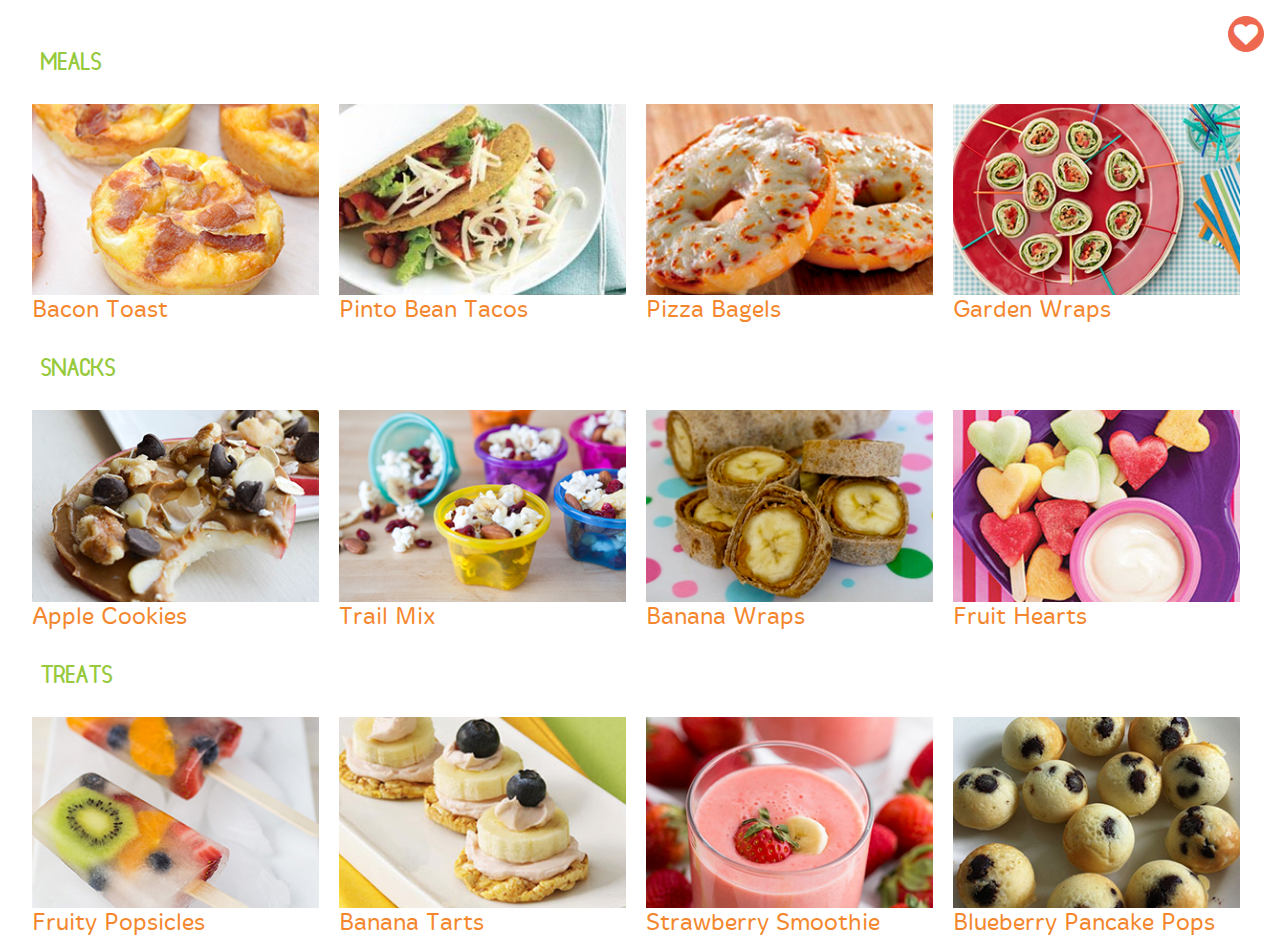
<file: index.html>
<!DOCTYPE html>
<html>
<head>
<meta charset="UTF-8">
<meta name="viewport" content="width=device-width, initial-scale=1.0">
<title>MyLilCookbook App</title>

<!-- main stylesheet -->
<link rel="stylesheet" type="text/css" href="css/styles.css">

<!-- fonts stylesheet -->
<link rel="stylesheet" type="text/css" href="fonts/fonts.css">

<!-- font awesome -->
<link rel="stylesheet" href="https://maxcdn.bootstrapcdn.com/font-awesome/4.4.0/css/font-awesome.min.css">

</head>

<body>
	<div id="wrapper"> <!-- wrapper -->

		<div id="header"> <!-- header -->
			<a href="favorites.html"><i id="heart-icon" class="fa fa-heart"></i></a>
		</div> <!-- end header -->

		<div id="menu-c"> <!-- menu container -->
			<div id="meals"> <!-- meals -->
				<h1>meals</h1>
				<div class="image-item">
					<a href="toast.html"><img src="imgs/toast.jpg"></a>
					<p class="captions">Bacon Toast</p>
				</div>
				<div class="image-item">
					<a href="tacos.html"><img src="imgs/tacos.jpg"></a>
					<p class="captions">Pinto Bean Tacos</p>
				</div>
				<div class="image-item">
					<a href="pizza.html"><img src="imgs/pizza.jpg"></a>
					<p class="captions">Pizza Bagels</p>
				</div>
				<div class="image-item">
					<a href="wraps.html"><img src="imgs/wraps.jpg"></a>
					<p class="captions">Garden Wraps</p>
				</div>
			</div> <!-- end meals -->

			<div id="snacks"> <!-- snacks -->
				<h1>snacks</h1>
				<div class="image-item">
					<a href="apple-cookies.html"><img src="imgs/apple-cookies.jpg"></a>
					<p class="captions">Apple Cookies</p>
				</div>
				<div class="image-item">
					<a href="trail-mix.html"><img src="imgs/trail-mix.jpg"></a>
					<p class="captions">Trail Mix</p>
				</div>
				<div class="image-item">
					<a href="banana-wraps.html"><img src="imgs/banana-wraps.jpg"></a>
					<p class="captions">Banana Wraps</p>
				</div>
				<div class="image-item">
					<a href="fruit-hearts.html"><img src="imgs/fruit-hearts.jpg"></a>
					<p class="captions">Fruit Hearts</p>
				</div>
			</div> <!-- end snacks -->

			<div id="treats"> <!-- treats -->
				<h1>treats</h1>
				<div class="image-item">
					<a href="fruit-pops.html"><img src="imgs/fruit-pops.jpg"></a>
					<p class="captions">Fruity Popsicles</p>
				</div>
				<div class="image-item">
					<a href="tarts.html"><img src="imgs/tarts.jpg"></a>
					<p class="captions">Banana Tarts</p>
				</div>
				<div class="image-item">
					<a href="strawberry-smoothie.html"><img src="imgs/strawberry-smoothie.jpg"></a>
					<p class="captions">Strawberry Smoothie</p>
				</div>
				<div class="image-item">
					<a href="pancake-pops.html"><img src="imgs/pancake-pops.jpg"></a>
					<p class="captions">Blueberry Pancake Pops</p>
				</div>
			</div> <!-- end treats -->
		</div> <!-- end menu container -->

	</div> <!-- end wrapper -->
</body>

</html>
</file>
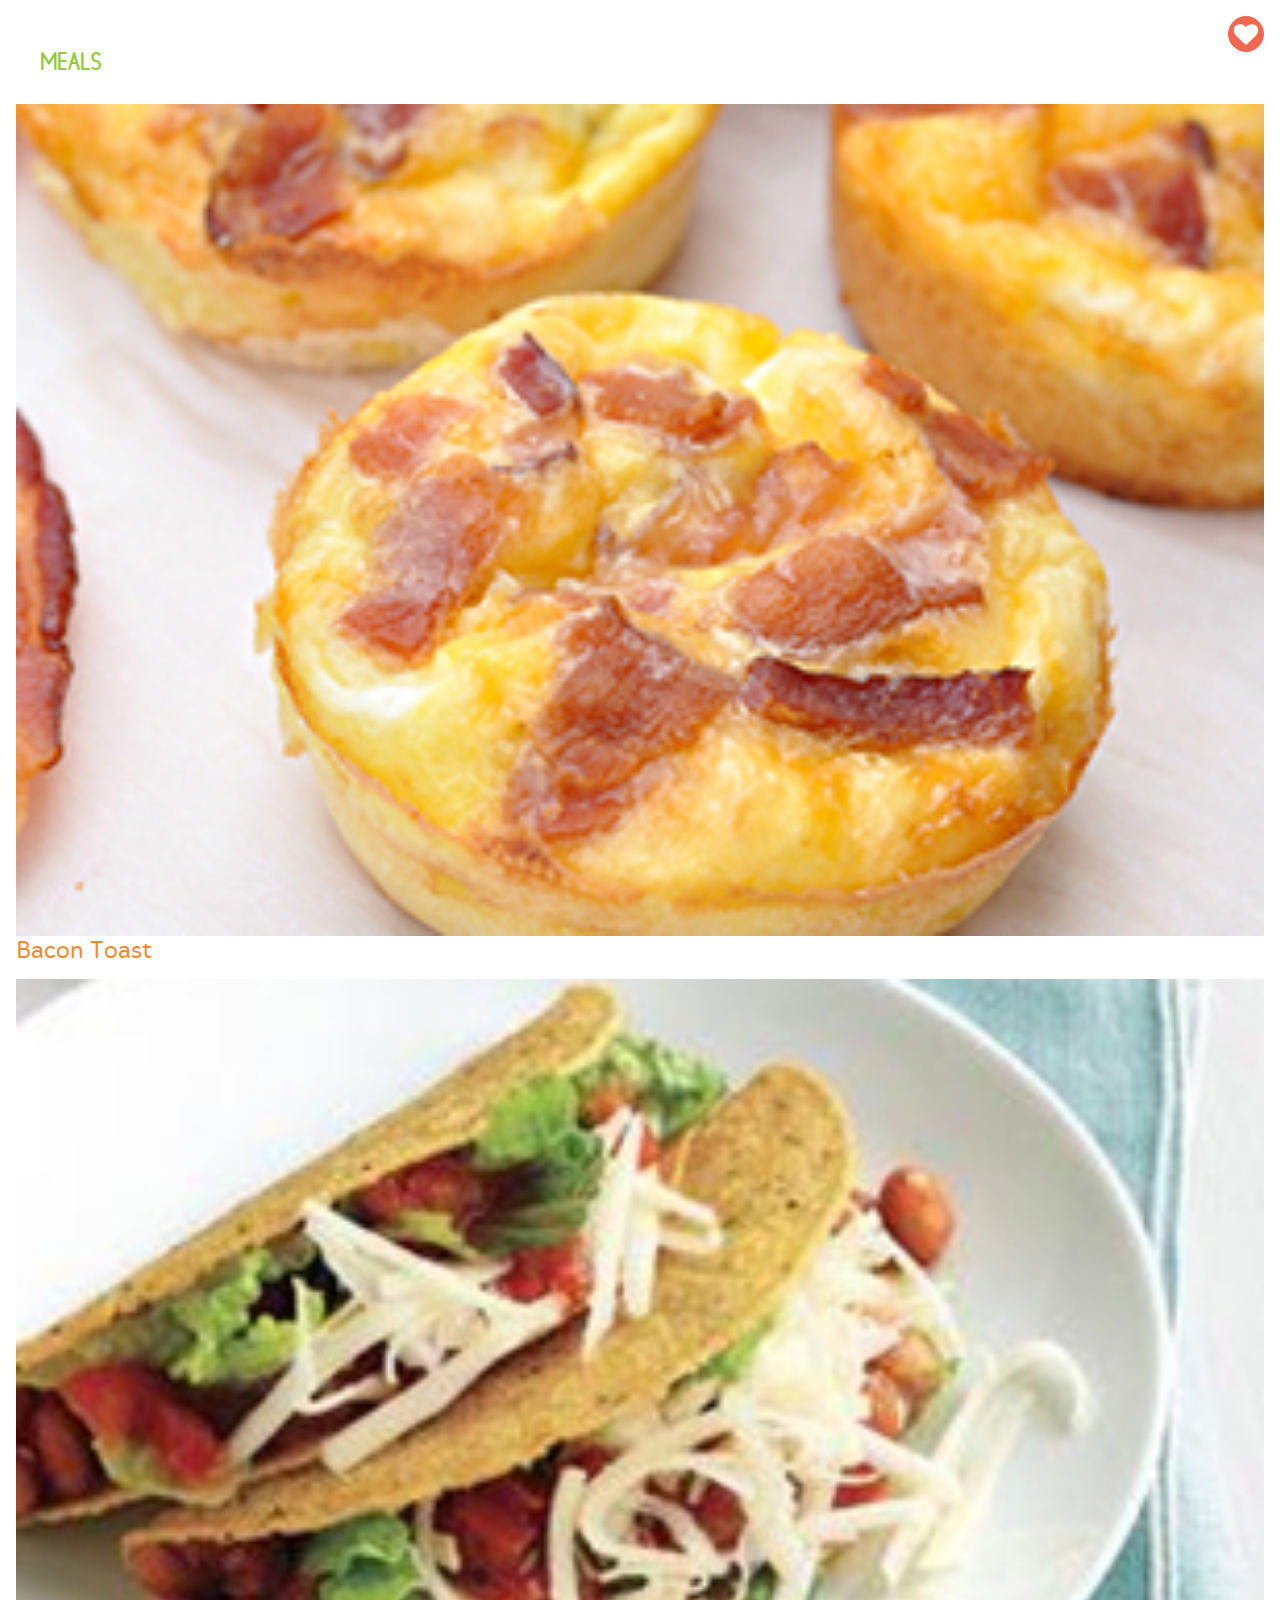
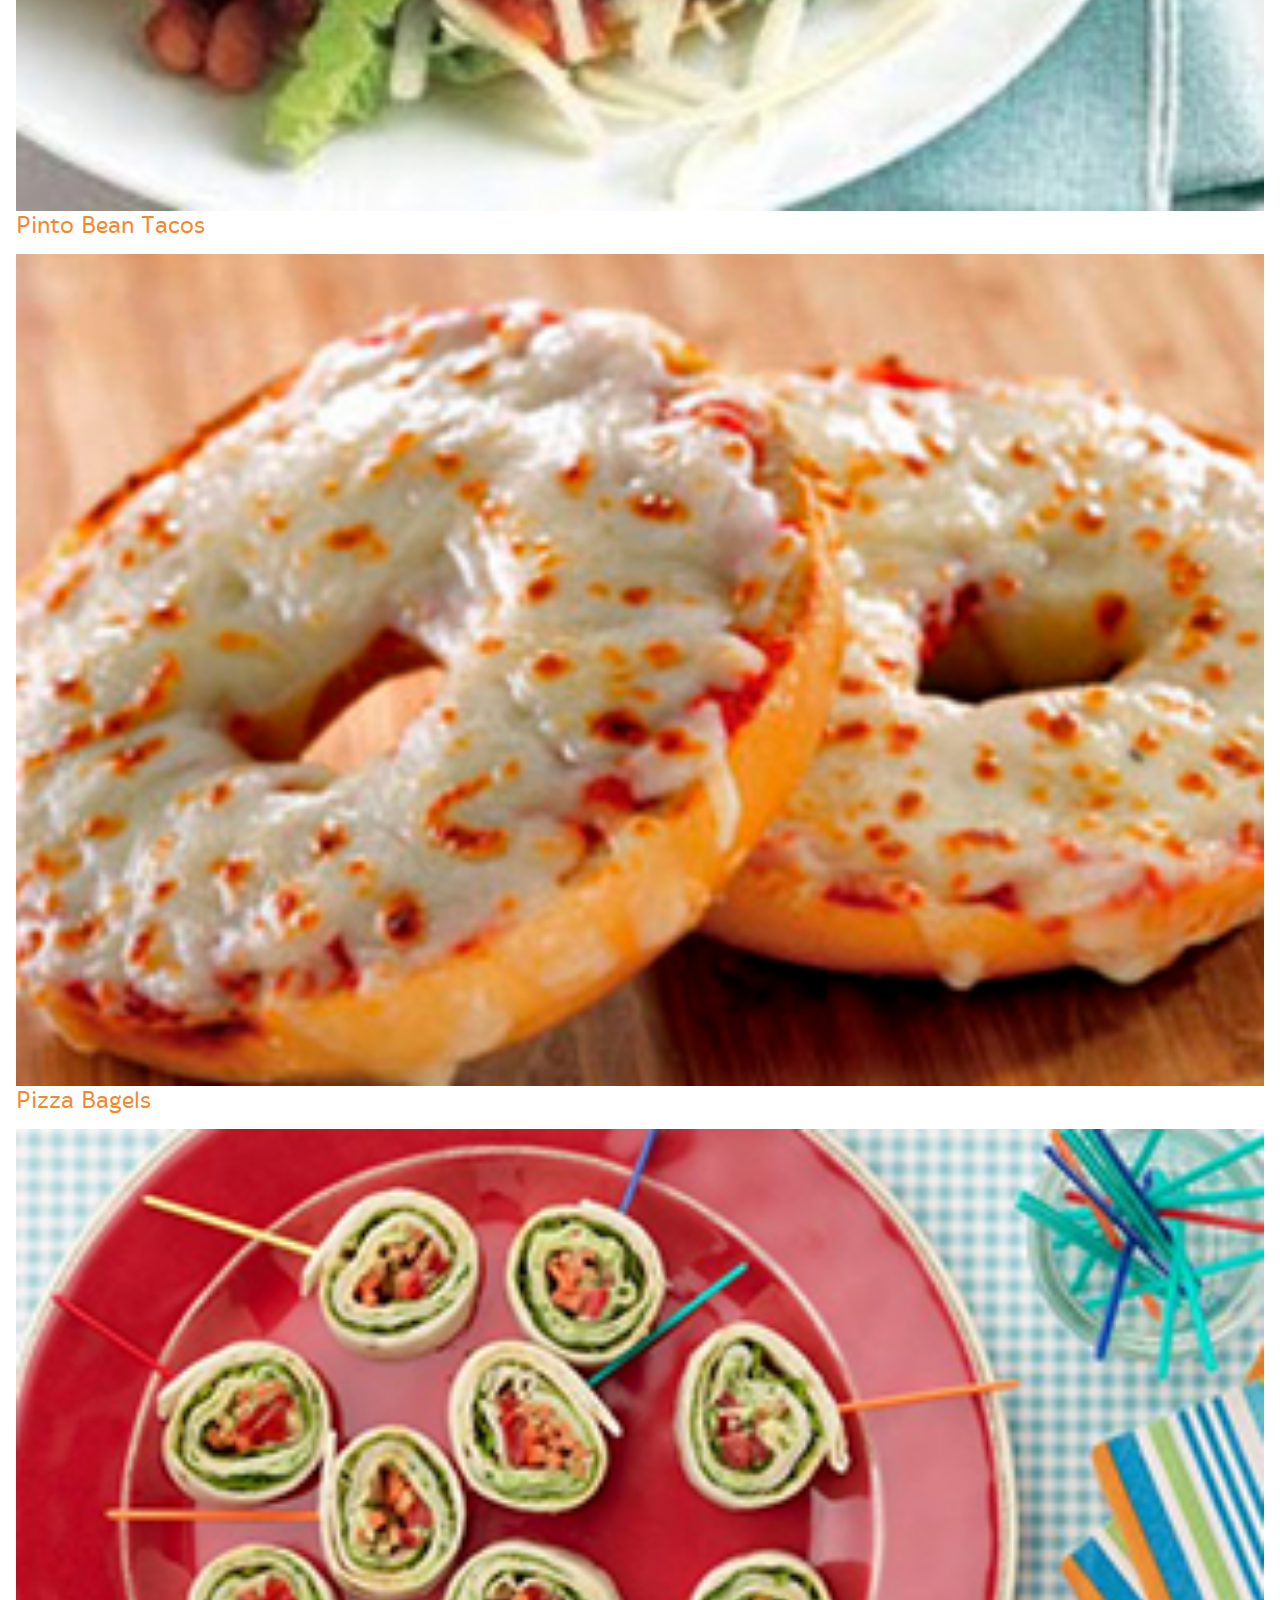
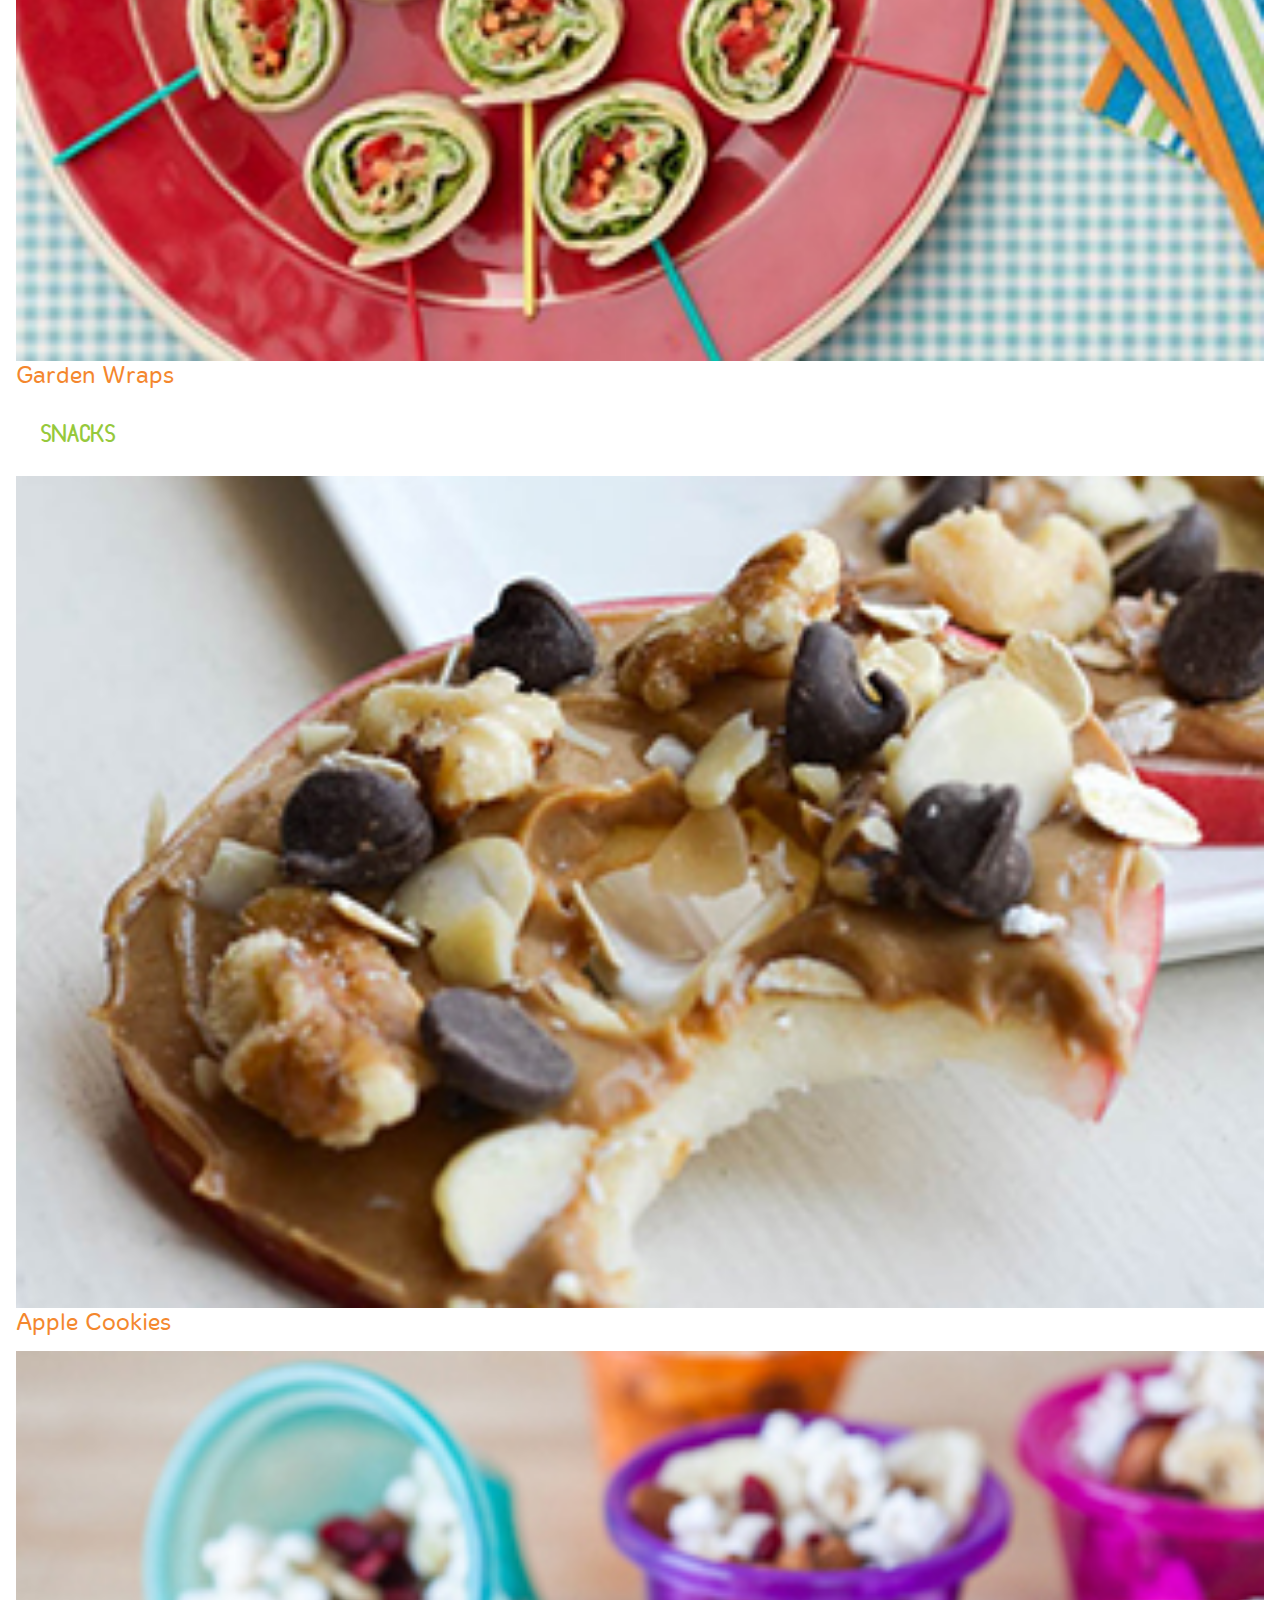
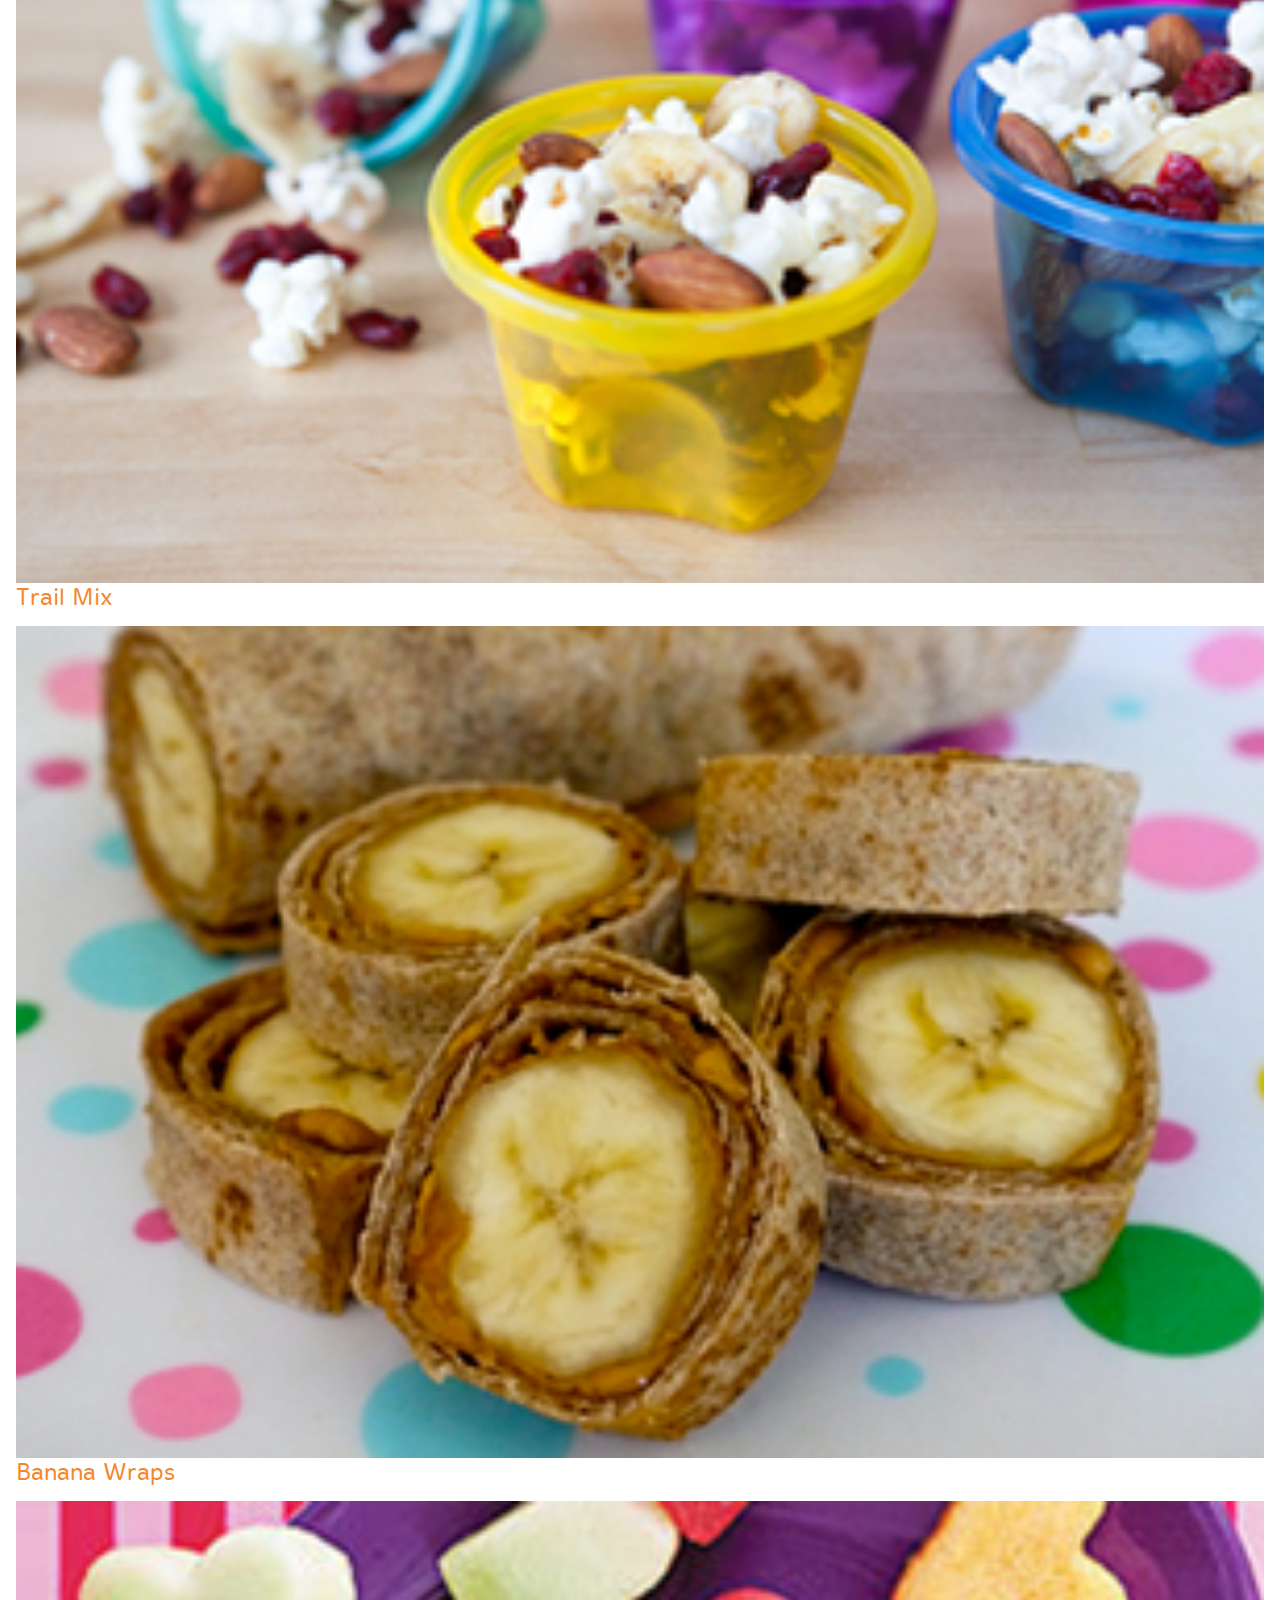
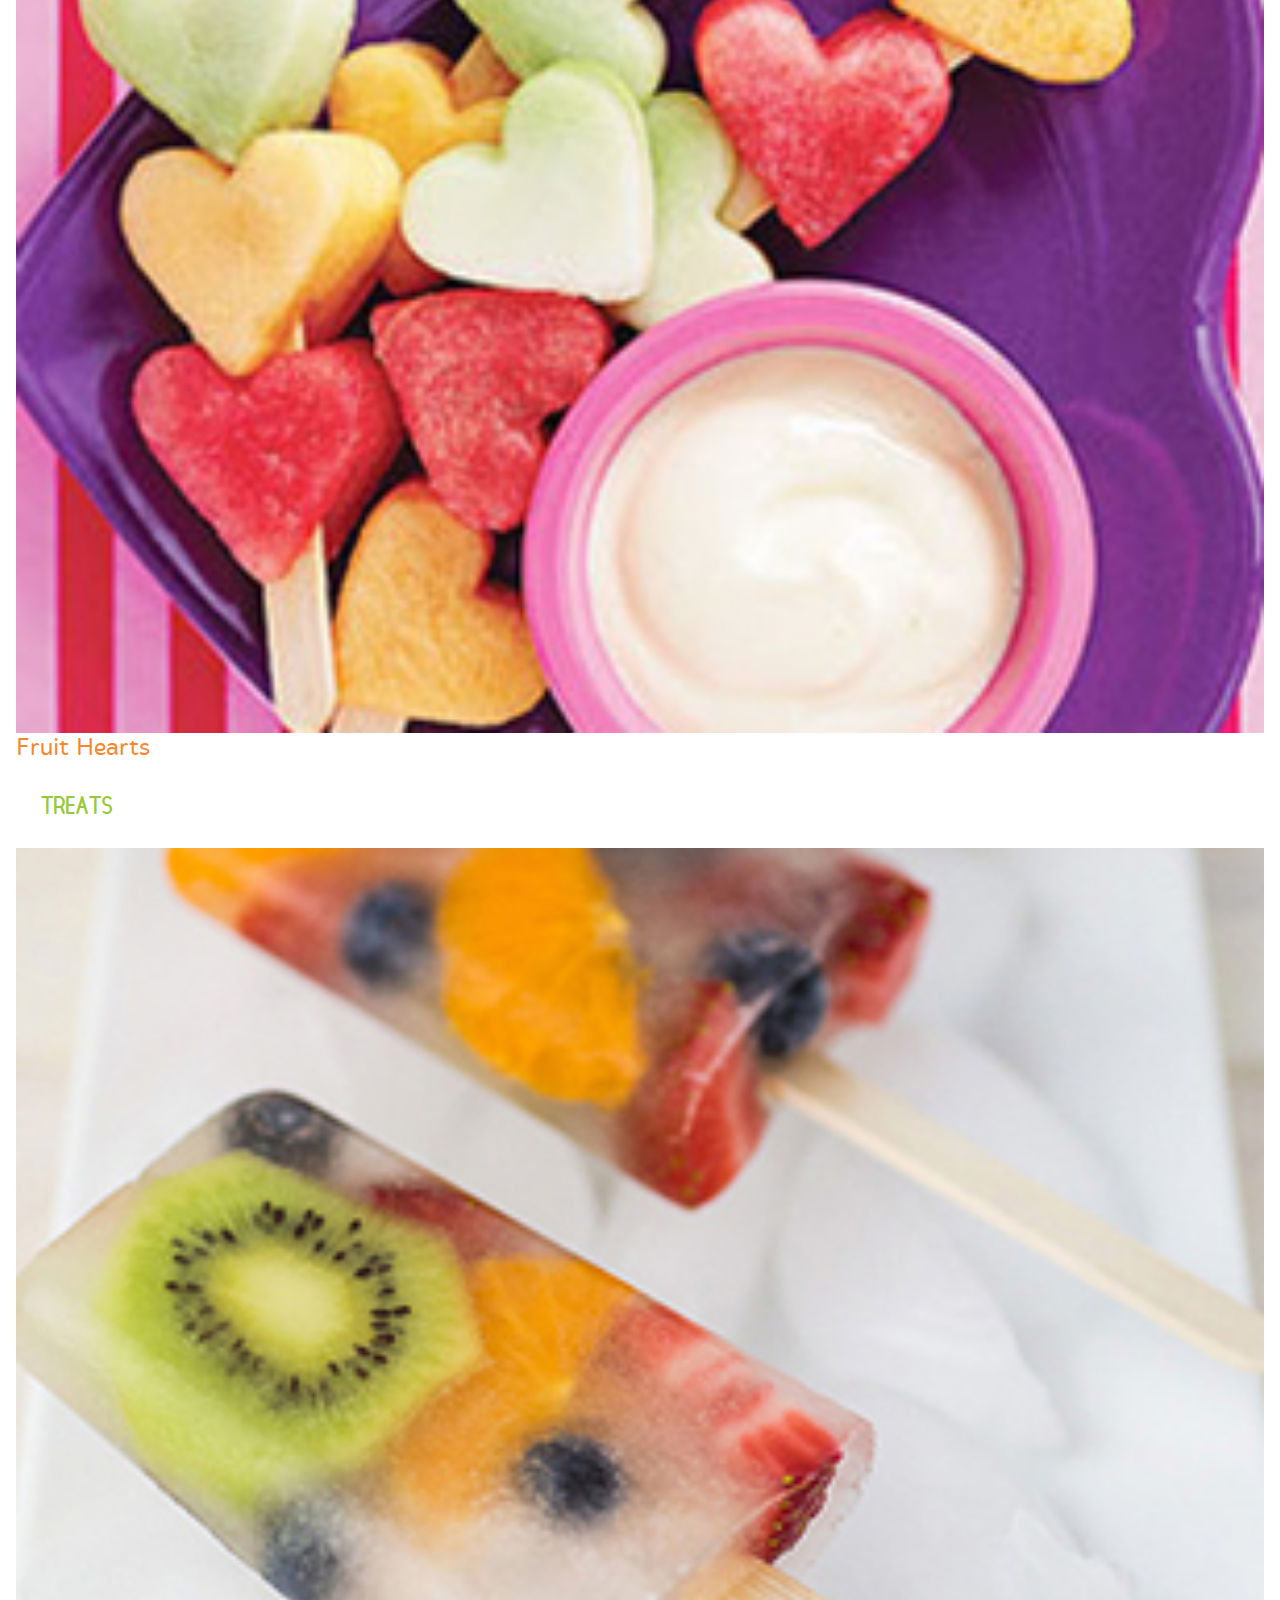
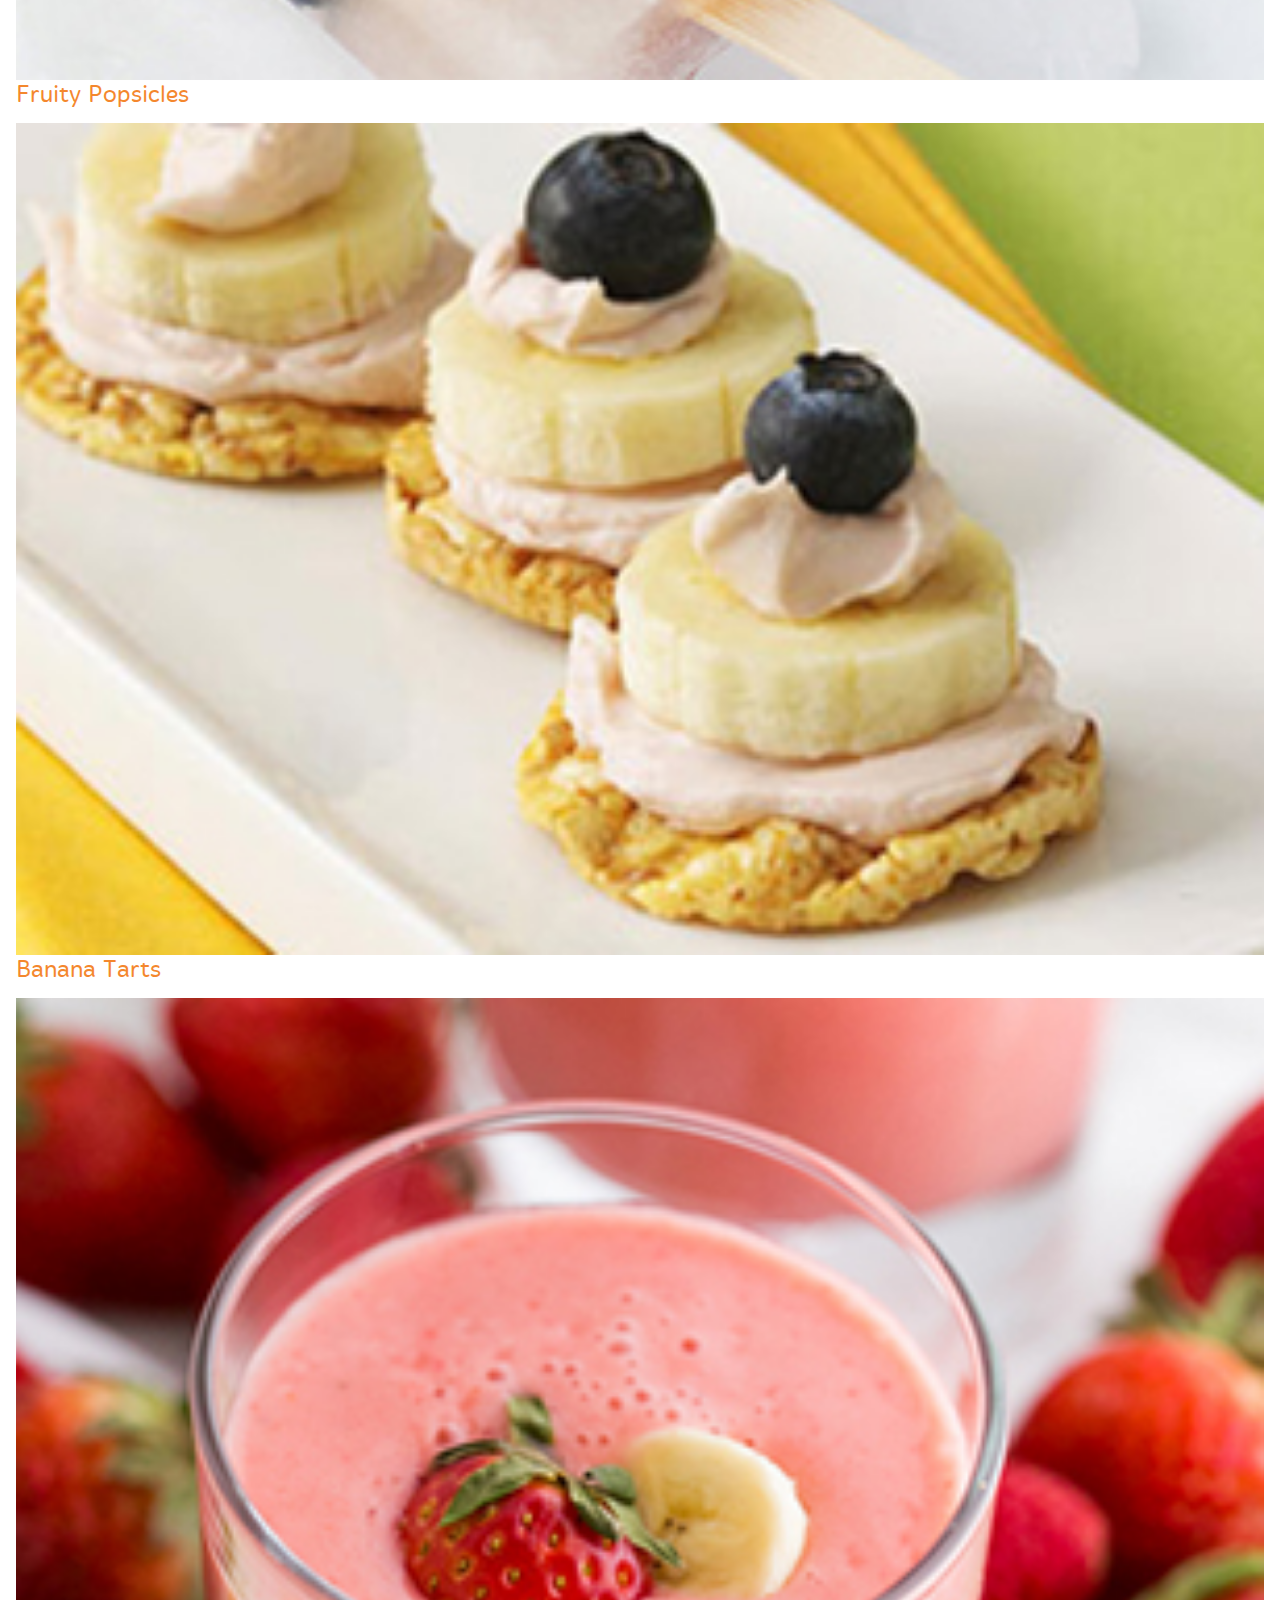
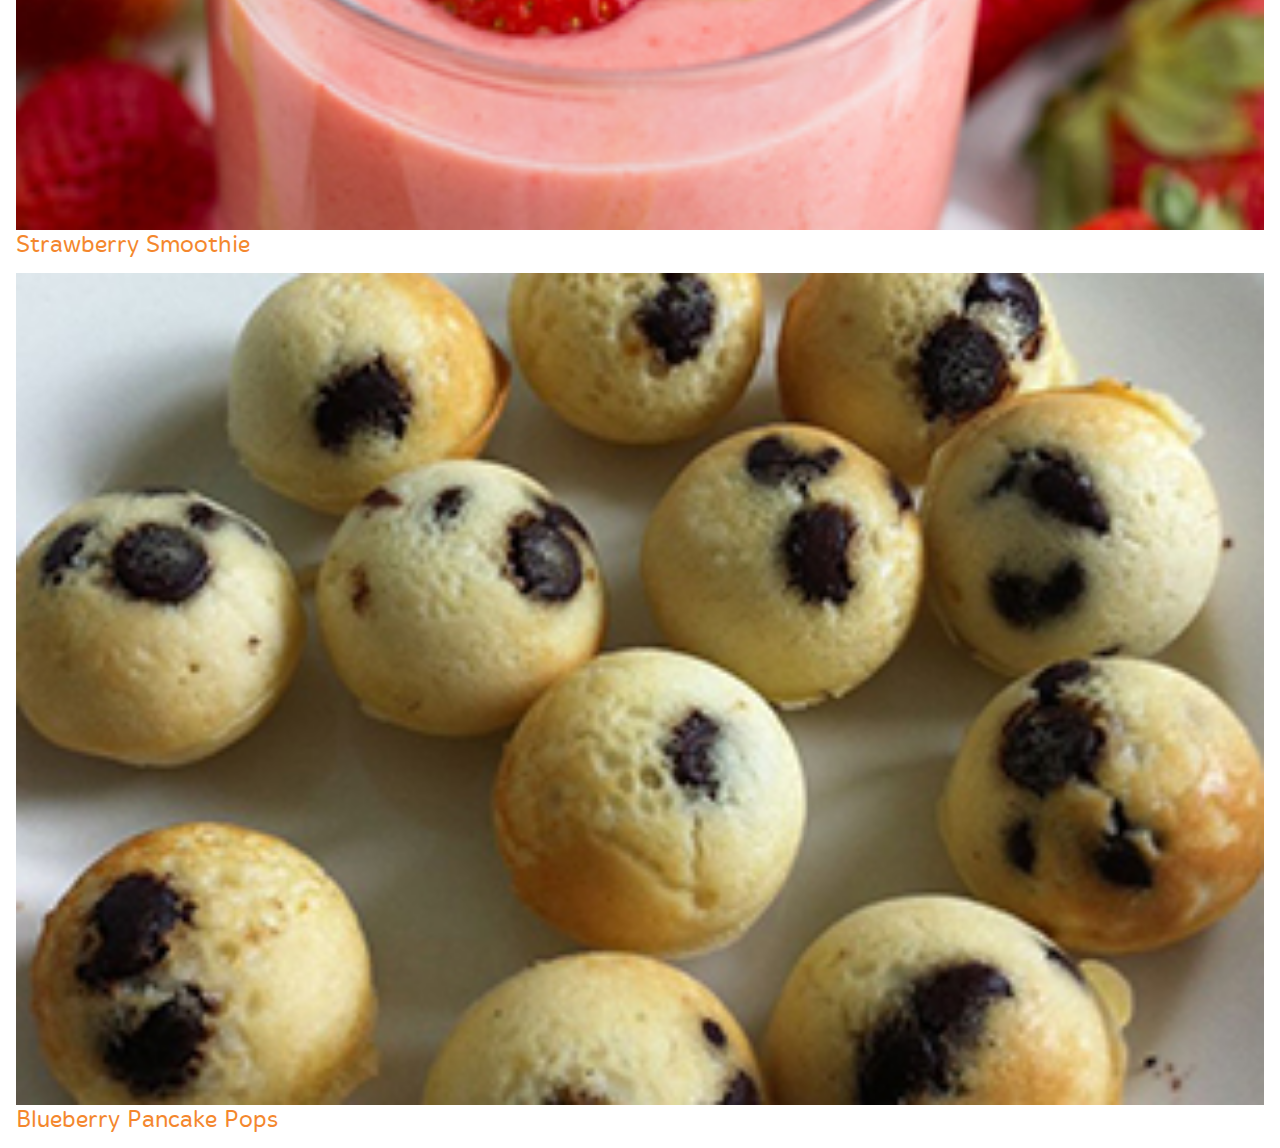
<file: trail-mix.html>
<!DOCTYPE html>
<html>
<head>
<meta charset="UTF-8">
<meta name="viewport" content="width=device-width, initial-scale=1.0">
<title>MyLilCookbook App</title>

<!-- main stylesheet -->
<link rel="stylesheet" type="text/css" href="css/styles.css">

<!-- fonts stylesheet -->
<link rel="stylesheet" type="text/css" href="fonts/fonts.css">

<!-- font awesome -->
<link rel="stylesheet" href="https://maxcdn.bootstrapcdn.com/font-awesome/4.4.0/css/font-awesome.min.css">

</head>

<body>
	<div id="wrapper"> <!-- wrapper -->

		<div id="header"> <!-- header -->
			<a href="favorites.html"><i id="heart-icon" class="fa fa-heart"></i></a>
		</div> <!-- end header -->

		<div id="menu-c"> <!-- menu container -->

			<div id="meals"> <!-- meals -->
				<h1>meals</h1>
				<a href="toast.html"><img src="imgs/toast.jpg"></a>
				<p class="captions">Bacon Toast</p>
				<a href="tacos.html"><img src="imgs/tacos.jpg"></a>
				<p class="captions">Pinto Bean Tacos</p>
				<a href="pizza.html"><img src="imgs/pizza.jpg"></a>
				<p class="captions">Pizza Bagels</p>
				<a href="wraps.html"><img src="imgs/wraps.jpg"></a>
				<p class="captions">Garden Wraps</p>
			</div> <!-- end meals -->

			<div id="snacks"> <!-- snacks -->
				<h1>snacks</h1>
				<a href="apple-cookies.html"><img src="imgs/apple-cookies.jpg"></a>
				<p class="captions">Apple Cookies</p>
				<a href="trail-mix.html"><img src="imgs/trail-mix.jpg"></a>
				<p class="captions">Trail Mix</p>
				<a href="banana-wraps.html"><img src="imgs/banana-wraps.jpg"></a>
				<p class="captions">Banana Wraps</p>
				<a href="fruit-hearts.html"><img src="imgs/fruit-hearts.jpg"></a>
				<p class="captions">Fruit Hearts</p>
			</div> <!-- end snacks -->

			<div id="treats"> <!-- treats -->
				<h1>treats</h1>
				<div id="underline"></div>
				<a href="fruit-pops.html"><img src="imgs/fruit-pops.jpg"></a>
				<p class="captions">Fruity Popsicles</p>
				<a href="tarts.html"><img src="imgs/tarts.jpg"></a>
				<p class="captions">Banana Tarts</p>
				<a href="strawberry-smoothie.html"><img src="imgs/strawberry-smoothie.jpg"></a>
				<p class="captions">Strawberry Smoothie</p>
				<a href="pancake-pops.html"><img src="imgs/pancake-pops.jpg"></a>
				<p class="captions">Blueberry Pancake Pops</p>
			</div> <!-- end treats -->

		</div> <!-- end menu container -->

	</div> <!-- end wrapper -->
</body>

</html>
</file>
<file: fonts/fonts.css>
/* Generated by Font Squirrel (http://www.fontsquirrel.com) on September 1, 2015 */



@font-face {
    font-family: 'nordregular';
    src: url('nord_regular-webfont.eot');
    src: url('nord_regular-webfont.eot?#iefix') format('embedded-opentype'),
         url('nord_regular-webfont.woff2') format('woff2'),
         url('nord_regular-webfont.woff') format('woff'),
         url('nord_regular-webfont.ttf') format('truetype'),
         url('nord_regular-webfont.svg#nordregular') format('svg');
    font-weight: normal;
    font-style: normal;

}




@font-face {
    font-family: 'mergelight';
    src: url('merge_light-webfont.eot');
    src: url('merge_light-webfont.eot?#iefix') format('embedded-opentype'),
         url('merge_light-webfont.woff2') format('woff2'),
         url('merge_light-webfont.woff') format('woff'),
         url('merge_light-webfont.ttf') format('truetype'),
         url('merge_light-webfont.svg#mergelight') format('svg');
    font-weight: normal;
    font-style: normal;

}
</file>
<file: css/styles.css>
/********************
*********** CSS RESET
*********************/
html, body, div, span, applet, object, iframe,
h1, h2, h3, h4, h5, h6, p, blockquote, pre,
a, abbr, acronym, address, big, cite, code,
del, dfn, em, img, ins, kbd, q, s, samp,
small, strike, strong, sub, sup, tt, var,
b, u, i, center,
dl, dt, dd, ol, ul, li,
fieldset, form, label, legend,
table, caption, tbody, tfoot, thead, tr, th, td,
article, aside, canvas, details, embed,
figure, figcaption, footer, header, hgroup,
menu, nav, output, ruby, section, summary,
time, mark, audio, video {
	margin: 0;
	padding: 0;
	border: 0;
	font-size: 100%;
	font: inherit;
	vertical-align: baseline;
}
/* HTML5 display-role reset for older browsers */
article, aside, details, figcaption, figure,
footer, header, hgroup, menu, nav, section {
	display: block;
}
body {
	line-height: 1;
}
ol, ul {
	list-style: none;
}
blockquote, q {
	quotes: none;
}
blockquote:before, blockquote:after,
q:before, q:after {
	content: '';
	content: none;
}
table {
	border-collapse: collapse;
	border-spacing: 0;
}


/********************
******* MOBILE STYLES
*********************/

/* wrapper */
#wrapper {
	padding: 1em;
}

#header {
	width: 100%;
}

/* header */
#heart-icon {
	color: #fff;
	font-size: 1.5em;
	position: relative;
	margin: 0 auto;
	border: thin solid #EE674F;
	padding: .2em;
	border-radius: 50em;
	background-color: #EE674F;
	float: right;
}

#back-arrow {
	font-size: 2em;
	color: #EE674F;
	opacity: 0.5;
}

/* headings & body */
h1 {
	color: #96c93c;
	font-family: 'nordregular';
	font-size: 1.5em;
	text-transform: uppercase;
	margin-top: 1.5em;
	margin-bottom: .5em;
}

p, ul li {
	font-family: 'mergelight', sans-serif;
}

/* main menu */
#menu-c {
	width: 100%;
}

#menu-c img {
	width: 100%;
	margin-top: 1em;
}

.captions {
	color: #f4872d;
}

/* recipe page */
#recipe-top {
	padding-bottom: 1em;
	border-bottom: 2px dashed #545454;
}

#recipe-c img {
	width: 100%;
	margin-bottom: 1em;
}

#recipe-c li, p {
	font-size: 1.5em;
	color: #545454;
}

#recipe-steps {
	margin-top: 1.5em;
}

#recipe-steps img{
	border: thin solid #D3D3D3;
}

/********************
******* TABLET STYLES
*********************/

@media only screen and (min-width: 480px) {

#menu-c h1 {
	margin-left: 1em;
}

.image-item {
	width: 23%;
	display: inline-block;
	margin-left: 1em;
}

#recipe-c {
	overflow: hidden;
}

#recipe-top {
	overflow: hidden;
}

#recipe-c img {
	width: 40%;
	float: left;
	margin-right: 2em;
}

.recipe-item{
	margin-right: .45em;
	width: 24%;
	display: inline-block;
}

#recipe-steps img{
	width: 100%;
}

#recipe-steps p {
	margin-bottom: 1em;
}

}
</file>
